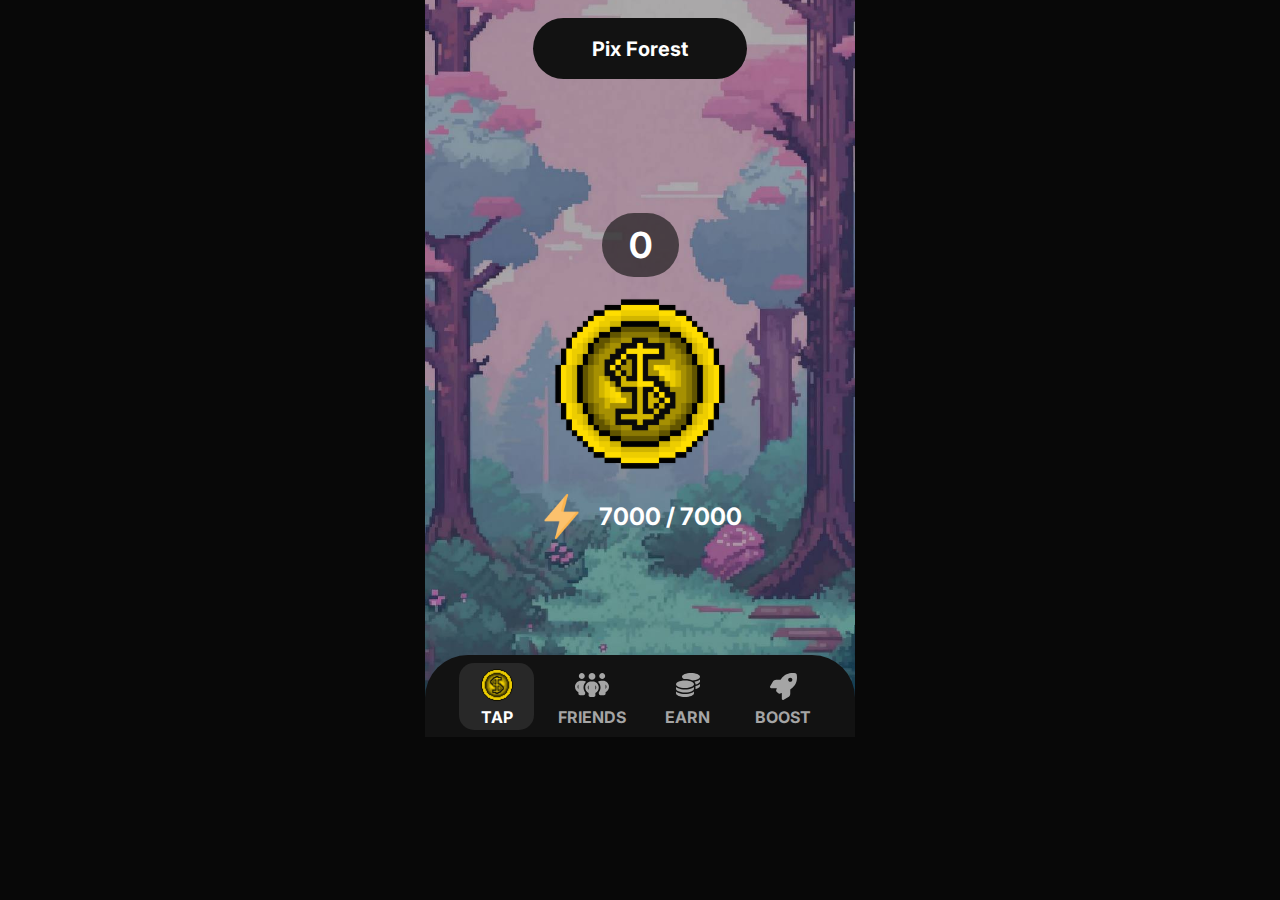
<file: index.html>
<!DOCTYPE html>
<html lang="en">
<head>
    <meta charset="UTF-8">
    <link rel="stylesheet" href="css/style.css">
    <link rel="stylesheet" href="https://cdnjs.cloudflare.com/ajax/libs/animate.css/4.1.1/animate.min.css"/>
    <meta name="viewport" content="width=device-width, initial-scale=1.0">
    <title>Document</title>
</head>
<body>
    
    <div class="combat_container">
        <div class="combat_img">
            <div class="combat_avatar_box">
                <button id="text">
                    Pix Forest
                </button>
            </div>


            <div class="animate__animated animate__bounceIn">
                <div class="combat_tap_container">
                    <div class="combat_number">
                        <button class="combat_tap_button">0</button>
                    </div>
                    <div class="combat_tap">
                        <img src="img/tap.svg" alt="Image" id="combatImage">
                    </div>
                    <div class="combat_energy">
                        <img src="img/energy.svg" alt="Energy">
                        <p id="energy_value">7000 / 7000</p>
                    </div>
                </div>
            </div>


            <div class="combat_menu_container">
                <div class="combat_menu_box">
                    <div class="combat_menu_col">
                        <img src="img/tap.svg" width="34" height="34" alt="">
                        <p style="color: #fff;">TAP</p>
                    </div>
                    <div class="combat_menu">
                        <a href="friend.html">
                            <svg width="34" height="24" viewBox="0 0 34 24" fill="none" xmlns="http://www.w3.org/2000/svg">
                                <path d="M3.825 3C3.825 2.20435 4.13844 1.44129 4.69636 0.87868C5.25428 0.31607 6.01098 0 6.8 0C7.58902 0 8.34572 0.31607 8.90364 0.87868C9.46156 1.44129 9.775 2.20435 9.775 3C9.775 3.79565 9.46156 4.55871 8.90364 5.12132C8.34572 5.68393 7.58902 6 6.8 6C6.01098 6 5.25428 5.68393 4.69636 5.12132C4.13844 4.55871 3.825 3.79565 3.825 3ZM3.4 11.4482C2.86875 12.0482 2.55 12.8464 2.55 13.7143C2.55 14.5821 2.86875 15.3804 3.4 15.9804V11.4482ZM11.0712 8.80714C9.49344 10.2161 8.5 12.2786 8.5 14.5714C8.5 16.4089 9.1375 18.0964 10.2 19.4196V20.5714C10.2 21.5196 9.44031 22.2857 8.5 22.2857H5.1C4.15969 22.2857 3.4 21.5196 3.4 20.5714V19.1357C1.39188 18.1714 0 16.1089 0 13.7143C0 10.3982 2.66156 7.71429 5.95 7.71429H7.65C8.925 7.71429 10.1044 8.11607 11.0712 8.80179V8.80714ZM23.8 20.5714V19.4196C24.8625 18.0964 25.5 16.4089 25.5 14.5714C25.5 12.2786 24.5066 10.2161 22.9288 8.80179C23.8956 8.11607 25.075 7.71429 26.35 7.71429H28.05C31.3384 7.71429 34 10.3982 34 13.7143C34 16.1089 32.6081 18.1714 30.6 19.1357V20.5714C30.6 21.5196 29.8403 22.2857 28.9 22.2857H25.5C24.5597 22.2857 23.8 21.5196 23.8 20.5714ZM24.225 3C24.225 2.20435 24.5384 1.44129 25.0964 0.87868C25.6543 0.31607 26.411 0 27.2 0C27.989 0 28.7457 0.31607 29.3036 0.87868C29.8616 1.44129 30.175 2.20435 30.175 3C30.175 3.79565 29.8616 4.55871 29.3036 5.12132C28.7457 5.68393 27.989 6 27.2 6C26.411 6 25.6543 5.68393 25.0964 5.12132C24.5384 4.55871 24.225 3.79565 24.225 3ZM30.6 11.4482V15.9857C31.1313 15.3804 31.45 14.5875 31.45 13.7196C31.45 12.8518 31.1313 12.0536 30.6 11.4536V11.4482ZM17 0C17.9017 0 18.7665 0.361224 19.4042 1.00421C20.0418 1.64719 20.4 2.51926 20.4 3.42857C20.4 4.33789 20.0418 5.20996 19.4042 5.85294C18.7665 6.49592 17.9017 6.85714 17 6.85714C16.0983 6.85714 15.2335 6.49592 14.5958 5.85294C13.9582 5.20996 13.6 4.33789 13.6 3.42857C13.6 2.51926 13.9582 1.64719 14.5958 1.00421C15.2335 0.361224 16.0983 0 17 0ZM12.75 14.5714C12.75 15.4393 13.0688 16.2321 13.6 16.8375V12.3054C13.0688 12.9107 12.75 13.7036 12.75 14.5714ZM20.4 12.3054V16.8429C20.9313 16.2375 21.25 15.4446 21.25 14.5768C21.25 13.7089 20.9313 12.9107 20.4 12.3107V12.3054ZM23.8 14.5714C23.8 16.9661 22.4081 19.0286 20.4 19.9929V22.2857C20.4 23.2339 19.6403 24 18.7 24H15.3C14.3597 24 13.6 23.2339 13.6 22.2857V19.9929C11.5919 19.0286 10.2 16.9661 10.2 14.5714C10.2 11.2554 12.8616 8.57143 16.15 8.57143H17.85C21.1384 8.57143 23.8 11.2554 23.8 14.5714Z" fill="#A5A5A5"/>
                            </svg>                           
                            <p style="margin-top: 6px;">FRIENDS</p>
                        </a>    
                    </div>
                    <div class="combat_menu">
                        <a href="earn.html">
                            <svg width="24" height="24" viewBox="0 0 24 24" fill="none" xmlns="http://www.w3.org/2000/svg">
                                <path d="M24 3.75C24 4.59375 23.3297 5.37188 22.2 6C20.8359 6.75469 18.8016 7.28906 16.4672 7.44844C16.2937 7.36406 16.1203 7.28437 15.9375 7.21406C14.0906 6.44062 11.6344 6 9 6C8.61094 6 8.23125 6.00938 7.85156 6.02813L7.8 6C6.67031 5.37188 6 4.59375 6 3.75C6 1.67812 10.0312 0 15 0C19.9688 0 24 1.67812 24 3.75ZM7.53281 7.55156C8.01094 7.51875 8.50312 7.5 9 7.5C11.9156 7.5 14.5031 8.07656 16.1484 8.97187C17.3109 9.60469 18 10.3922 18 11.25C18 11.4375 17.9672 11.6203 17.9016 11.7984C17.6859 12.4172 17.1047 12.9844 16.2609 13.4625C16.2562 13.4672 16.2469 13.4672 16.2422 13.4719C16.2281 13.4812 16.2141 13.4859 16.2 13.4953C14.5594 14.4047 11.9437 14.9953 9 14.9953C6.20625 14.9953 3.70781 14.4656 2.05312 13.6312C1.96406 13.5891 1.87969 13.5422 1.79531 13.4953C0.670312 12.8719 0 12.0938 0 11.25C0 9.61875 2.50313 8.22656 6 7.71563C6.49219 7.64531 7.00312 7.58906 7.53281 7.55156ZM19.5 11.25C19.5 10.2234 19.0031 9.37969 18.3703 8.74688C19.6969 8.54063 20.9109 8.2125 21.9422 7.78594C22.7063 7.46719 23.4188 7.07344 24 6.59063V8.25C24 9.15469 23.2266 9.98906 21.9469 10.6359C21.2625 10.9828 20.4281 11.2781 19.4906 11.5031C19.4953 11.4187 19.5 11.3391 19.5 11.2547V11.25ZM18 15.75C18 16.5938 17.3297 17.3719 16.2 18C16.1156 18.0469 16.0313 18.0891 15.9422 18.1359C14.2922 18.9703 11.7937 19.5 9 19.5C6.05625 19.5 3.44063 18.9094 1.8 18C0.670313 17.3719 0 16.5938 0 15.75V14.0906C0.585938 14.5734 1.29375 14.9672 2.05781 15.2859C3.90938 16.0594 6.36562 16.5 9 16.5C11.6344 16.5 14.0906 16.0594 15.9422 15.2859C16.3078 15.1359 16.6594 14.9625 16.9922 14.775C17.2781 14.6156 17.5453 14.4375 17.7984 14.25C17.8688 14.1984 17.9344 14.1422 18 14.0906V14.25V14.5172V15.75ZM19.5 15.75V14.25V13.0359C20.3906 12.8391 21.2109 12.5906 21.9422 12.2859C22.7063 11.9672 23.4188 11.5734 24 11.0906V12.75C24 13.2422 23.7656 13.7344 23.3016 14.1984C22.5375 14.9625 21.1922 15.5906 19.4906 15.9984C19.4953 15.9187 19.5 15.8344 19.5 15.75ZM9 21C11.6344 21 14.0906 20.5594 15.9422 19.7859C16.7063 19.4672 17.4188 19.0734 18 18.5906V20.25C18 22.3219 13.9688 24 9 24C4.03125 24 0 22.3219 0 20.25V18.5906C0.585938 19.0734 1.29375 19.4672 2.05781 19.7859C3.90938 20.5594 6.36562 21 9 21Z" fill="#A5A5A5"/>
                            </svg>                            
                            <p style="margin-top: 6px;">EARN</p>
                        </a>
                    </div>
                    <div class="combat_menu">
                        <a href="boost.html">
                            <svg width="27" height="27" viewBox="0 0 27 27" fill="none" xmlns="http://www.w3.org/2000/svg">
                                <path d="M8.26112 20.2946L6.63171 18.6653C6.18349 18.217 6.0253 17.5685 6.22568 16.9673C6.38387 16.498 6.5948 15.8864 6.84791 15.1851H1.26891C0.815414 15.1851 0.393561 14.9425 0.166815 14.547C-0.0599311 14.1515 -0.0546579 13.6664 0.177361 13.2762L2.94577 8.60958C3.63128 7.45478 4.87048 6.7482 6.20986 6.7482H10.5497C10.6762 6.53728 10.8028 6.34217 10.9293 6.15234C15.2481 -0.217483 21.6813 -0.428404 25.5202 0.278183C26.1319 0.388917 26.6065 0.868763 26.7225 1.48043C27.4291 5.32448 27.2129 11.7523 20.8482 16.0709C20.6636 16.1975 20.4632 16.324 20.2523 16.4506V20.7903C20.2523 22.1296 19.5457 23.3741 18.3909 24.0543L13.7241 26.8226C13.3339 27.0547 12.8488 27.0599 12.4533 26.8332C12.0578 26.6064 11.8152 26.1899 11.8152 25.7311V20.0784C11.0717 20.3368 10.4231 20.5477 9.93271 20.7059C9.34212 20.8958 8.69879 20.7323 8.25585 20.2946H8.26112ZM20.2523 8.85741C20.8117 8.85741 21.3482 8.63519 21.7438 8.23964C22.1393 7.84408 22.3616 7.3076 22.3616 6.7482C22.3616 6.1888 22.1393 5.65231 21.7438 5.25676C21.3482 4.8612 20.8117 4.63898 20.2523 4.63898C19.6929 4.63898 19.1564 4.8612 18.7608 5.25676C18.3653 5.65231 18.143 6.1888 18.143 6.7482C18.143 7.3076 18.3653 7.84408 18.7608 8.23964C19.1564 8.63519 19.6929 8.85741 20.2523 8.85741Z" fill="#A5A5A5"/>
                            </svg>                            
                            <p style="margin-top: 3px;">BOOST</p>
                        </a>
                    </div>
                </div>
            </div>

        </div>
    </div>

    <script src="js/wow.min.js"></script>
    <script>
        new WOW().init();
    </script>
    <script src="js/script.js"></script>
</body>
</html>
</file>
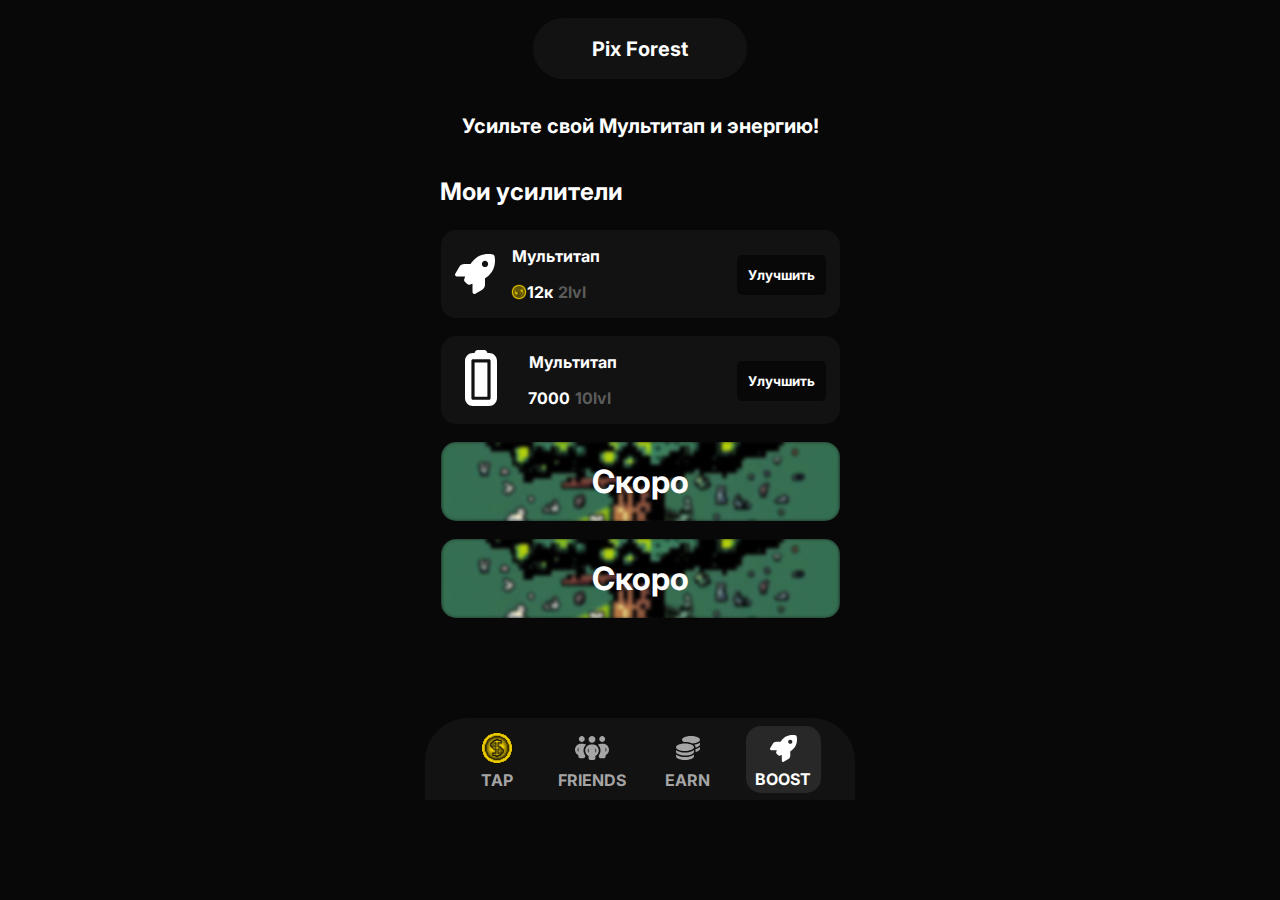
<file: boost.html>
<!DOCTYPE html>
<html lang="en">
<head>
    <meta charset="UTF-8">
    <link rel="stylesheet" href="css/style.css">
    <link rel="stylesheet" href="https://cdnjs.cloudflare.com/ajax/libs/animate.css/4.1.1/animate.min.css"/>
    <meta name="viewport" content="width=device-width, initial-scale=1.0">
    <title>Document</title>
</head>
<body>
    
    <div class="combat_container">
        <div class="combat_friend_img">
            <div class="combat_avatar_box">
                <button id="text">
                    Pix Forest
                </button>
            </div>

            <p class="combat_friend_title wow animate__animated animate__bounceIn">
                Усильте свой Мультитап и энергию!
            </p>

            <p class="combat_earn_title ">
                Мои усилители
            </p>

            <div class="combat_boost_container">
                <div class="combat_boost_box">
                    <div class="combat_boost_flex">
                        <svg  width="40"  viewBox="0 0 27 27" fill="none" xmlns="http://www.w3.org/2000/svg">
                            <path fill="#fff" d="M8.26112 20.2946L6.63171 18.6653C6.18349 18.217 6.0253 17.5685 6.22568 16.9673C6.38387 16.498 6.5948 15.8864 6.84791 15.1851H1.26891C0.815414 15.1851 0.393561 14.9425 0.166815 14.547C-0.0599311 14.1515 -0.0546579 13.6664 0.177361 13.2762L2.94577 8.60958C3.63128 7.45478 4.87048 6.7482 6.20986 6.7482H10.5497C10.6762 6.53728 10.8028 6.34217 10.9293 6.15234C15.2481 -0.217483 21.6813 -0.428404 25.5202 0.278183C26.1319 0.388917 26.6065 0.868763 26.7225 1.48043C27.4291 5.32448 27.2129 11.7523 20.8482 16.0709C20.6636 16.1975 20.4632 16.324 20.2523 16.4506V20.7903C20.2523 22.1296 19.5457 23.3741 18.3909 24.0543L13.7241 26.8226C13.3339 27.0547 12.8488 27.0599 12.4533 26.8332C12.0578 26.6064 11.8152 26.1899 11.8152 25.7311V20.0784C11.0717 20.3368 10.4231 20.5477 9.93271 20.7059C9.34212 20.8958 8.69879 20.7323 8.25585 20.2946H8.26112ZM20.2523 8.85741C20.8117 8.85741 21.3482 8.63519 21.7438 8.23964C22.1393 7.84408 22.3616 7.3076 22.3616 6.7482C22.3616 6.1888 22.1393 5.65231 21.7438 5.25676C21.3482 4.8612 20.8117 4.63898 20.2523 4.63898C19.6929 4.63898 19.1564 4.8612 18.7608 5.25676C18.3653 5.65231 18.143 6.1888 18.143 6.7482C18.143 7.3076 18.3653 7.84408 18.7608 8.23964C19.1564 8.63519 19.6929 8.85741 20.2523 8.85741Z" fill="#A5A5A5"/>
                        </svg> 
                        <div class="combat_boost_block">
                            <p class="combat_boost_p">Мультитап</p> 
                            <p class="combat_boost_t">
                                <img width="16" src="img/tap.svg" alt="">
                                12к <span> 2lvl </span>
                            </p>
                        </div>                           
                    </div>
                    <div class="combat_boost_flex">
                        <button class="combat_boost_button">
                            Улучшить
                        </button>                       
                    </div>
                </div>
            </div>
            

            <div class="combat_boost_container">
                <div class="combat_boost_box">
                    <div class="combat_boost_flex">
                        <svg style="margin-left: 10px;" width="32" height="56" viewBox="0 0 32 56" fill="none" xmlns="http://www.w3.org/2000/svg">
                            <path d="M6.4 10.8889C6.4 10.0333 7.12 9.33333 8 9.33333L24 9.33333C24.88 9.33333 25.6 10.0333 25.6 10.8889L25.6 48.2222C25.6 49.0778 24.88 49.7778 24 49.7778L8 49.7778C7.12 49.7778 6.4 49.0778 6.4 48.2222L6.4 10.8889ZM0 48.2222C0 52.5194 3.58 56 8 56L24 56C28.42 56 32 52.5194 32 48.2222L32 10.8889C32 6.59167 28.42 3.11111 24 3.11111H22.4C22.4 1.39028 20.97 0 19.2 0L12.8 0C11.03 0 9.6 1.39028 9.6 3.11111H8C3.58 3.11111 0 6.59167 0 10.8889L0 48.2222ZM9.6 12.4444L9.6 46.6667L22.4 46.6667L22.4 12.4444L9.6 12.4444Z" fill="white"/>
                        </svg>                            
                        <div style="margin-left: 15px;" class="combat_boost_block">
                            <p class="combat_boost_p">Мультитап</p> 
                            <p class="combat_boost_t">
                                7000 <span> 10lvl </span>
                            </p>
                        </div>                           
                    </div>
                    <div class="combat_boost_flex">
                        <button class="combat_boost_button">
                            Улучшить
                        </button>                       
                    </div>
                </div>
            </div>

            <div class="earn_container">
                <div class="earn_box earn_img wow animate__animated animate__bounceInUp">
                    <h1>Скоро</h1>
                </div>
            </div>

            <div class="earn_container">
                <div class="earn_box earn_img wow animate__animated animate__bounceInUp">
                    <h1>Скоро</h1>
                </div>
            </div>

            <div class="combat_menu_container">
                <div class="combat_menu_box">
                    <div class="combat_menu">
                        <a href="index.html">
                            <img style="margin-top: 5px;" src="img/tap.svg" width="34" height="34" alt="">
                            <p style="margin-top: 1px;">TAP</p>
                        </a>
                    </div>
                    <div class="combat_menu">
                        <a href="friend.html">
                            <svg style="margin-top: 10px;" width="34" height="24" viewBox="0 0 34 24" fill="none" xmlns="http://www.w3.org/2000/svg">
                                <path d="M3.825 3C3.825 2.20435 4.13844 1.44129 4.69636 0.87868C5.25428 0.31607 6.01098 0 6.8 0C7.58902 0 8.34572 0.31607 8.90364 0.87868C9.46156 1.44129 9.775 2.20435 9.775 3C9.775 3.79565 9.46156 4.55871 8.90364 5.12132C8.34572 5.68393 7.58902 6 6.8 6C6.01098 6 5.25428 5.68393 4.69636 5.12132C4.13844 4.55871 3.825 3.79565 3.825 3ZM3.4 11.4482C2.86875 12.0482 2.55 12.8464 2.55 13.7143C2.55 14.5821 2.86875 15.3804 3.4 15.9804V11.4482ZM11.0712 8.80714C9.49344 10.2161 8.5 12.2786 8.5 14.5714C8.5 16.4089 9.1375 18.0964 10.2 19.4196V20.5714C10.2 21.5196 9.44031 22.2857 8.5 22.2857H5.1C4.15969 22.2857 3.4 21.5196 3.4 20.5714V19.1357C1.39188 18.1714 0 16.1089 0 13.7143C0 10.3982 2.66156 7.71429 5.95 7.71429H7.65C8.925 7.71429 10.1044 8.11607 11.0712 8.80179V8.80714ZM23.8 20.5714V19.4196C24.8625 18.0964 25.5 16.4089 25.5 14.5714C25.5 12.2786 24.5066 10.2161 22.9288 8.80179C23.8956 8.11607 25.075 7.71429 26.35 7.71429H28.05C31.3384 7.71429 34 10.3982 34 13.7143C34 16.1089 32.6081 18.1714 30.6 19.1357V20.5714C30.6 21.5196 29.8403 22.2857 28.9 22.2857H25.5C24.5597 22.2857 23.8 21.5196 23.8 20.5714ZM24.225 3C24.225 2.20435 24.5384 1.44129 25.0964 0.87868C25.6543 0.31607 26.411 0 27.2 0C27.989 0 28.7457 0.31607 29.3036 0.87868C29.8616 1.44129 30.175 2.20435 30.175 3C30.175 3.79565 29.8616 4.55871 29.3036 5.12132C28.7457 5.68393 27.989 6 27.2 6C26.411 6 25.6543 5.68393 25.0964 5.12132C24.5384 4.55871 24.225 3.79565 24.225 3ZM30.6 11.4482V15.9857C31.1313 15.3804 31.45 14.5875 31.45 13.7196C31.45 12.8518 31.1313 12.0536 30.6 11.4536V11.4482ZM17 0C17.9017 0 18.7665 0.361224 19.4042 1.00421C20.0418 1.64719 20.4 2.51926 20.4 3.42857C20.4 4.33789 20.0418 5.20996 19.4042 5.85294C18.7665 6.49592 17.9017 6.85714 17 6.85714C16.0983 6.85714 15.2335 6.49592 14.5958 5.85294C13.9582 5.20996 13.6 4.33789 13.6 3.42857C13.6 2.51926 13.9582 1.64719 14.5958 1.00421C15.2335 0.361224 16.0983 0 17 0ZM12.75 14.5714C12.75 15.4393 13.0688 16.2321 13.6 16.8375V12.3054C13.0688 12.9107 12.75 13.7036 12.75 14.5714ZM20.4 12.3054V16.8429C20.9313 16.2375 21.25 15.4446 21.25 14.5768C21.25 13.7089 20.9313 12.9107 20.4 12.3107V12.3054ZM23.8 14.5714C23.8 16.9661 22.4081 19.0286 20.4 19.9929V22.2857C20.4 23.2339 19.6403 24 18.7 24H15.3C14.3597 24 13.6 23.2339 13.6 22.2857V19.9929C11.5919 19.0286 10.2 16.9661 10.2 14.5714C10.2 11.2554 12.8616 8.57143 16.15 8.57143H17.85C21.1384 8.57143 23.8 11.2554 23.8 14.5714Z" fill="#A5A5A5"/>
                            </svg>                            
                            <p style="margin-top: 6px;">FRIENDS</p>
                        </a>
                    </div>
                    <div class="combat_menu">
                        <a href="earn.html">
                            <svg style="margin-top: 10px;" width="24" height="24" viewBox="0 0 24 24" fill="none" xmlns="http://www.w3.org/2000/svg">
                                <path  d="M24 3.75C24 4.59375 23.3297 5.37188 22.2 6C20.8359 6.75469 18.8016 7.28906 16.4672 7.44844C16.2937 7.36406 16.1203 7.28437 15.9375 7.21406C14.0906 6.44062 11.6344 6 9 6C8.61094 6 8.23125 6.00938 7.85156 6.02813L7.8 6C6.67031 5.37188 6 4.59375 6 3.75C6 1.67812 10.0312 0 15 0C19.9688 0 24 1.67812 24 3.75ZM7.53281 7.55156C8.01094 7.51875 8.50312 7.5 9 7.5C11.9156 7.5 14.5031 8.07656 16.1484 8.97187C17.3109 9.60469 18 10.3922 18 11.25C18 11.4375 17.9672 11.6203 17.9016 11.7984C17.6859 12.4172 17.1047 12.9844 16.2609 13.4625C16.2562 13.4672 16.2469 13.4672 16.2422 13.4719C16.2281 13.4812 16.2141 13.4859 16.2 13.4953C14.5594 14.4047 11.9437 14.9953 9 14.9953C6.20625 14.9953 3.70781 14.4656 2.05312 13.6312C1.96406 13.5891 1.87969 13.5422 1.79531 13.4953C0.670312 12.8719 0 12.0938 0 11.25C0 9.61875 2.50313 8.22656 6 7.71563C6.49219 7.64531 7.00312 7.58906 7.53281 7.55156ZM19.5 11.25C19.5 10.2234 19.0031 9.37969 18.3703 8.74688C19.6969 8.54063 20.9109 8.2125 21.9422 7.78594C22.7063 7.46719 23.4188 7.07344 24 6.59063V8.25C24 9.15469 23.2266 9.98906 21.9469 10.6359C21.2625 10.9828 20.4281 11.2781 19.4906 11.5031C19.4953 11.4187 19.5 11.3391 19.5 11.2547V11.25ZM18 15.75C18 16.5938 17.3297 17.3719 16.2 18C16.1156 18.0469 16.0313 18.0891 15.9422 18.1359C14.2922 18.9703 11.7937 19.5 9 19.5C6.05625 19.5 3.44063 18.9094 1.8 18C0.670313 17.3719 0 16.5938 0 15.75V14.0906C0.585938 14.5734 1.29375 14.9672 2.05781 15.2859C3.90938 16.0594 6.36562 16.5 9 16.5C11.6344 16.5 14.0906 16.0594 15.9422 15.2859C16.3078 15.1359 16.6594 14.9625 16.9922 14.775C17.2781 14.6156 17.5453 14.4375 17.7984 14.25C17.8688 14.1984 17.9344 14.1422 18 14.0906V14.25V14.5172V15.75ZM19.5 15.75V14.25V13.0359C20.3906 12.8391 21.2109 12.5906 21.9422 12.2859C22.7063 11.9672 23.4188 11.5734 24 11.0906V12.75C24 13.2422 23.7656 13.7344 23.3016 14.1984C22.5375 14.9625 21.1922 15.5906 19.4906 15.9984C19.4953 15.9187 19.5 15.8344 19.5 15.75ZM9 21C11.6344 21 14.0906 20.5594 15.9422 19.7859C16.7063 19.4672 17.4188 19.0734 18 18.5906V20.25C18 22.3219 13.9688 24 9 24C4.03125 24 0 22.3219 0 20.25V18.5906C0.585938 19.0734 1.29375 19.4672 2.05781 19.7859C3.90938 20.5594 6.36562 21 9 21Z" fill="#A5A5A5"/>
                            </svg>                            
                            <p style="margin-top: 6px;">EARN</p>
                        </a>
                    </div>
                    <div class="combat_menu_col">
                        <a href="boost.html">
                            <svg style="margin-top: 9px;" width="27" height="27" viewBox="0 0 27 27" fill="none" xmlns="http://www.w3.org/2000/svg">
                                <path fill="#fff" d="M8.26112 20.2946L6.63171 18.6653C6.18349 18.217 6.0253 17.5685 6.22568 16.9673C6.38387 16.498 6.5948 15.8864 6.84791 15.1851H1.26891C0.815414 15.1851 0.393561 14.9425 0.166815 14.547C-0.0599311 14.1515 -0.0546579 13.6664 0.177361 13.2762L2.94577 8.60958C3.63128 7.45478 4.87048 6.7482 6.20986 6.7482H10.5497C10.6762 6.53728 10.8028 6.34217 10.9293 6.15234C15.2481 -0.217483 21.6813 -0.428404 25.5202 0.278183C26.1319 0.388917 26.6065 0.868763 26.7225 1.48043C27.4291 5.32448 27.2129 11.7523 20.8482 16.0709C20.6636 16.1975 20.4632 16.324 20.2523 16.4506V20.7903C20.2523 22.1296 19.5457 23.3741 18.3909 24.0543L13.7241 26.8226C13.3339 27.0547 12.8488 27.0599 12.4533 26.8332C12.0578 26.6064 11.8152 26.1899 11.8152 25.7311V20.0784C11.0717 20.3368 10.4231 20.5477 9.93271 20.7059C9.34212 20.8958 8.69879 20.7323 8.25585 20.2946H8.26112ZM20.2523 8.85741C20.8117 8.85741 21.3482 8.63519 21.7438 8.23964C22.1393 7.84408 22.3616 7.3076 22.3616 6.7482C22.3616 6.1888 22.1393 5.65231 21.7438 5.25676C21.3482 4.8612 20.8117 4.63898 20.2523 4.63898C19.6929 4.63898 19.1564 4.8612 18.7608 5.25676C18.3653 5.65231 18.143 6.1888 18.143 6.7482C18.143 7.3076 18.3653 7.84408 18.7608 8.23964C19.1564 8.63519 19.6929 8.85741 20.2523 8.85741Z" fill="#A5A5A5"/>
                            </svg>                            
                            <p style="margin-top: 3px;  color: #fff;">BOOST</p>
                        </a>
                    </div>
                </div>
            </div>

        </div>
    </div>


    <script src="js/wow.min.js"></script>
    <script>
        new WOW().init();
    </script>
    <script src="js/script.js"></script>
</body>
</html>
</file>
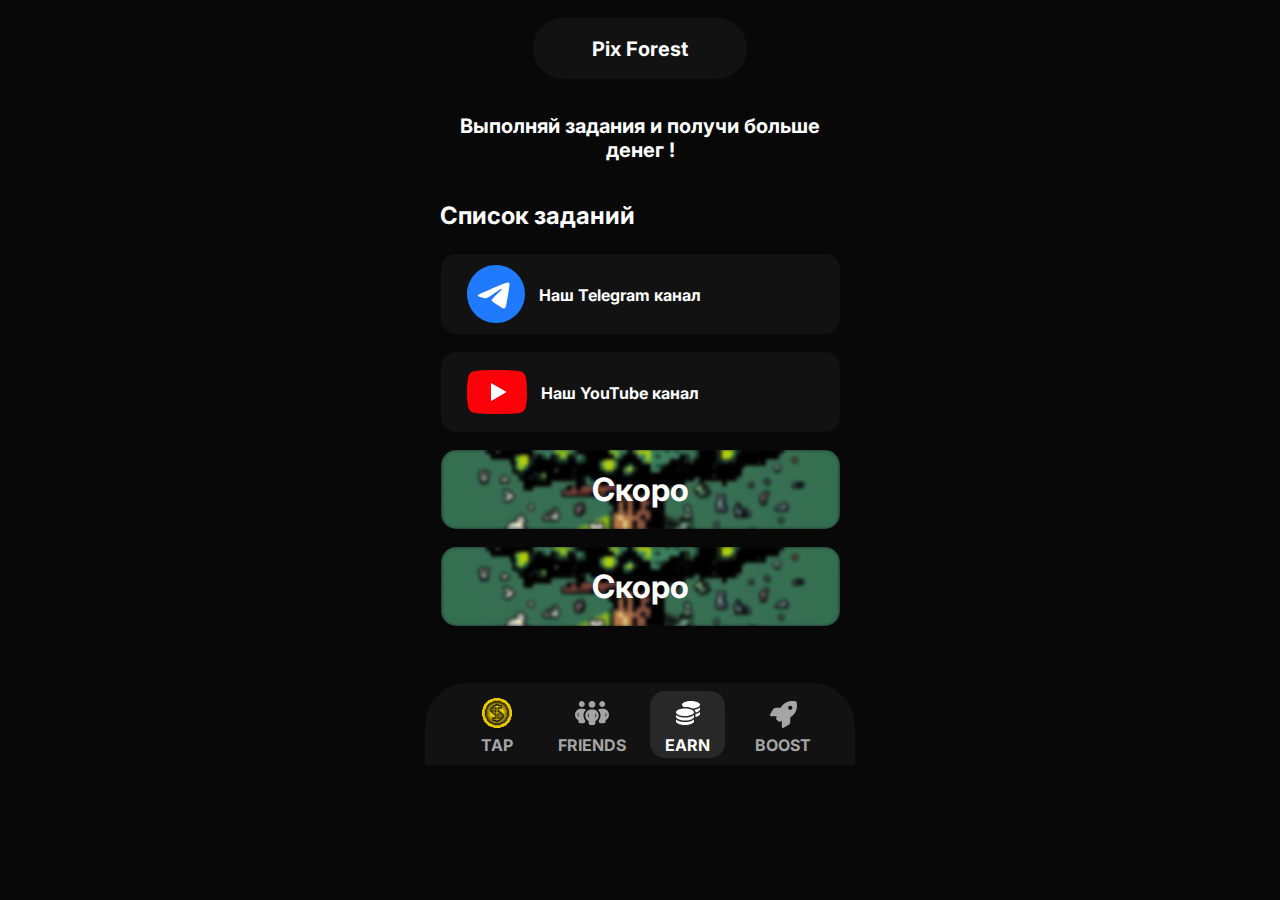
<file: earn.html>
<!DOCTYPE html>
<html lang="en">
<head>
    <meta charset="UTF-8">
    <link rel="stylesheet" href="css/style.css">
    <link rel="stylesheet" href="https://cdnjs.cloudflare.com/ajax/libs/animate.css/4.1.1/animate.min.css"/>
    <meta name="viewport" content="width=device-width, initial-scale=1.0">
    <title>Document</title>
</head>
<body>
    
    <div class="combat_container">
        <div class="combat_friend_img">
            <div class="combat_avatar_box">
                <button id="text">
                    Pix Forest
                </button>
            </div>

            <p class="combat_friend_title wow animate__animated animate__bounceIn">
                Выполняй задания и получи больше денег !
            </p>

            <p class="combat_earn_title ">
                Список заданий
            </p>
            
            <div class="earn_container">
                <div class="earn_box wow animate__animated animate__bounceInUp">
                    <svg width="58" height="58" viewBox="0 0 58 58" fill="none" xmlns="http://www.w3.org/2000/svg">
                        <rect x="11" y="17" width="36" height="28" fill="white"/><path d="M29 0C12.9798 0 0 12.9798 0 29C0 45.0202 12.9798 58 29 58C45.0202 58 58 45.0202 58 29C58 12.9798 45.0202 0 29 0ZM42.4476 19.727C42.0149 24.3109 40.1206 35.4431 39.1617 40.5766C38.7524 42.7516 37.9573 43.4766 37.1855 43.5468C35.5016 43.6988 34.227 42.4359 32.5899 41.3601C30.0407 39.6879 28.5907 38.6472 26.1234 37.0101C23.2585 35.1274 25.1177 34.0867 26.7431 32.3911C27.1758 31.9468 34.5895 25.1996 34.7298 24.5915C34.7532 24.5097 34.7649 24.229 34.5895 24.077C34.4141 23.925 34.1685 23.9835 33.9931 24.0185C33.7359 24.0731 29.6587 26.7665 21.7617 32.0988C20.6079 32.894 19.5594 33.2798 18.6161 33.2565C17.5754 33.2331 15.5875 32.6718 14.1024 32.1923C12.2899 31.6077 10.8399 31.2919 10.9685 30.2863C11.0309 29.764 11.752 29.23 13.1319 28.6843C21.5824 25.0047 27.2187 22.5763 30.0407 21.3992C38.0976 18.0548 39.7698 17.4702 40.8573 17.4468C41.1028 17.4468 41.629 17.5052 41.9798 17.7859C42.2088 17.9872 42.3547 18.2664 42.3891 18.5694C42.4523 18.9518 42.472 19.3402 42.4476 19.727Z" fill="#1F7AFE"/>
                    </svg>     
                    <p>Наш Telegram канал</p>                   
                </div>
            </div>
            
            <div class="earn_container">
                <div class="earn_box wow animate__animated animate__bounceInUp">
                    <svg style="margin-top: 18px;" width="60" height="44" viewBox="0 0 60 44" fill="none" xmlns="http://www.w3.org/2000/svg">
                        <path d="M23.5 12.5L39.7996 21.3907L40.2996 32.3907L23.5 31.5V12.5Z" fill="white"/><path d="M58.7477 6.88646C58.0557 4.17083 56.0234 2.03958 53.442 1.31771C48.7624 0 30 0 30 0C30 0 11.2376 0 6.55804 1.31771C3.97657 2.03958 1.94434 4.17083 1.25229 6.88646C0 11.8021 0 22.0458 0 22.0458C0 22.0458 0 32.2896 1.25229 37.2052C1.94434 39.9208 3.97657 41.9604 6.55804 42.6823C11.2376 44 30 44 30 44C30 44 48.7624 44 53.442 42.6823C56.0234 41.9604 58.0557 39.9094 58.7477 37.2052C60 32.2896 60 22.0458 60 22.0458C60 22.0458 60 11.8021 58.7477 6.88646ZM23.8704 31.35V12.7417L39.546 22.0458L23.8704 31.35Z" fill="#FE000A"/>
                    </svg>                            
                    <p>Наш YouTube канал</p>                   
                </div>
            </div>


            <div class="earn_container">
                <div class="earn_box earn_img wow animate__animated animate__bounceInUp">
                    <h1>Скоро</h1>
                </div>
            </div>

            <div class="earn_container">
                <div class="earn_box earn_img wow animate__animated animate__bounceInUp">
                    <h1>Скоро</h1>
                </div>
            </div>

            <div style="margin-top: 57px;" class="combat_menu_container">
                <div class="combat_menu_box">
                    <div class="combat_menu">
                        <a href="index.html">
                            <img style="margin-top: 5px;" src="img/tap.svg" width="34" height="34" alt="">
                            <p style="margin-top: 1px;">TAP</p>
                        </a>
                    </div>
                    <div class="combat_menu">
                        <a href="friend.html">
                            <svg style="margin-top: 10px;" width="34" height="24" viewBox="0 0 34 24" fill="none" xmlns="http://www.w3.org/2000/svg">
                                <path d="M3.825 3C3.825 2.20435 4.13844 1.44129 4.69636 0.87868C5.25428 0.31607 6.01098 0 6.8 0C7.58902 0 8.34572 0.31607 8.90364 0.87868C9.46156 1.44129 9.775 2.20435 9.775 3C9.775 3.79565 9.46156 4.55871 8.90364 5.12132C8.34572 5.68393 7.58902 6 6.8 6C6.01098 6 5.25428 5.68393 4.69636 5.12132C4.13844 4.55871 3.825 3.79565 3.825 3ZM3.4 11.4482C2.86875 12.0482 2.55 12.8464 2.55 13.7143C2.55 14.5821 2.86875 15.3804 3.4 15.9804V11.4482ZM11.0712 8.80714C9.49344 10.2161 8.5 12.2786 8.5 14.5714C8.5 16.4089 9.1375 18.0964 10.2 19.4196V20.5714C10.2 21.5196 9.44031 22.2857 8.5 22.2857H5.1C4.15969 22.2857 3.4 21.5196 3.4 20.5714V19.1357C1.39188 18.1714 0 16.1089 0 13.7143C0 10.3982 2.66156 7.71429 5.95 7.71429H7.65C8.925 7.71429 10.1044 8.11607 11.0712 8.80179V8.80714ZM23.8 20.5714V19.4196C24.8625 18.0964 25.5 16.4089 25.5 14.5714C25.5 12.2786 24.5066 10.2161 22.9288 8.80179C23.8956 8.11607 25.075 7.71429 26.35 7.71429H28.05C31.3384 7.71429 34 10.3982 34 13.7143C34 16.1089 32.6081 18.1714 30.6 19.1357V20.5714C30.6 21.5196 29.8403 22.2857 28.9 22.2857H25.5C24.5597 22.2857 23.8 21.5196 23.8 20.5714ZM24.225 3C24.225 2.20435 24.5384 1.44129 25.0964 0.87868C25.6543 0.31607 26.411 0 27.2 0C27.989 0 28.7457 0.31607 29.3036 0.87868C29.8616 1.44129 30.175 2.20435 30.175 3C30.175 3.79565 29.8616 4.55871 29.3036 5.12132C28.7457 5.68393 27.989 6 27.2 6C26.411 6 25.6543 5.68393 25.0964 5.12132C24.5384 4.55871 24.225 3.79565 24.225 3ZM30.6 11.4482V15.9857C31.1313 15.3804 31.45 14.5875 31.45 13.7196C31.45 12.8518 31.1313 12.0536 30.6 11.4536V11.4482ZM17 0C17.9017 0 18.7665 0.361224 19.4042 1.00421C20.0418 1.64719 20.4 2.51926 20.4 3.42857C20.4 4.33789 20.0418 5.20996 19.4042 5.85294C18.7665 6.49592 17.9017 6.85714 17 6.85714C16.0983 6.85714 15.2335 6.49592 14.5958 5.85294C13.9582 5.20996 13.6 4.33789 13.6 3.42857C13.6 2.51926 13.9582 1.64719 14.5958 1.00421C15.2335 0.361224 16.0983 0 17 0ZM12.75 14.5714C12.75 15.4393 13.0688 16.2321 13.6 16.8375V12.3054C13.0688 12.9107 12.75 13.7036 12.75 14.5714ZM20.4 12.3054V16.8429C20.9313 16.2375 21.25 15.4446 21.25 14.5768C21.25 13.7089 20.9313 12.9107 20.4 12.3107V12.3054ZM23.8 14.5714C23.8 16.9661 22.4081 19.0286 20.4 19.9929V22.2857C20.4 23.2339 19.6403 24 18.7 24H15.3C14.3597 24 13.6 23.2339 13.6 22.2857V19.9929C11.5919 19.0286 10.2 16.9661 10.2 14.5714C10.2 11.2554 12.8616 8.57143 16.15 8.57143H17.85C21.1384 8.57143 23.8 11.2554 23.8 14.5714Z" fill="#A5A5A5"/>
                            </svg>                            
                            <p style="margin-top: 6px;">FRIENDS</p>
                        </a>
                    </div>
                    <div class="combat_menu_col">
                        <a href="earn.html">
                            <svg style="margin-top: 10px;" width="24" height="24" viewBox="0 0 24 24" fill="none" xmlns="http://www.w3.org/2000/svg">
                                <path fill="#fff" d="M24 3.75C24 4.59375 23.3297 5.37188 22.2 6C20.8359 6.75469 18.8016 7.28906 16.4672 7.44844C16.2937 7.36406 16.1203 7.28437 15.9375 7.21406C14.0906 6.44062 11.6344 6 9 6C8.61094 6 8.23125 6.00938 7.85156 6.02813L7.8 6C6.67031 5.37188 6 4.59375 6 3.75C6 1.67812 10.0312 0 15 0C19.9688 0 24 1.67812 24 3.75ZM7.53281 7.55156C8.01094 7.51875 8.50312 7.5 9 7.5C11.9156 7.5 14.5031 8.07656 16.1484 8.97187C17.3109 9.60469 18 10.3922 18 11.25C18 11.4375 17.9672 11.6203 17.9016 11.7984C17.6859 12.4172 17.1047 12.9844 16.2609 13.4625C16.2562 13.4672 16.2469 13.4672 16.2422 13.4719C16.2281 13.4812 16.2141 13.4859 16.2 13.4953C14.5594 14.4047 11.9437 14.9953 9 14.9953C6.20625 14.9953 3.70781 14.4656 2.05312 13.6312C1.96406 13.5891 1.87969 13.5422 1.79531 13.4953C0.670312 12.8719 0 12.0938 0 11.25C0 9.61875 2.50313 8.22656 6 7.71563C6.49219 7.64531 7.00312 7.58906 7.53281 7.55156ZM19.5 11.25C19.5 10.2234 19.0031 9.37969 18.3703 8.74688C19.6969 8.54063 20.9109 8.2125 21.9422 7.78594C22.7063 7.46719 23.4188 7.07344 24 6.59063V8.25C24 9.15469 23.2266 9.98906 21.9469 10.6359C21.2625 10.9828 20.4281 11.2781 19.4906 11.5031C19.4953 11.4187 19.5 11.3391 19.5 11.2547V11.25ZM18 15.75C18 16.5938 17.3297 17.3719 16.2 18C16.1156 18.0469 16.0313 18.0891 15.9422 18.1359C14.2922 18.9703 11.7937 19.5 9 19.5C6.05625 19.5 3.44063 18.9094 1.8 18C0.670313 17.3719 0 16.5938 0 15.75V14.0906C0.585938 14.5734 1.29375 14.9672 2.05781 15.2859C3.90938 16.0594 6.36562 16.5 9 16.5C11.6344 16.5 14.0906 16.0594 15.9422 15.2859C16.3078 15.1359 16.6594 14.9625 16.9922 14.775C17.2781 14.6156 17.5453 14.4375 17.7984 14.25C17.8688 14.1984 17.9344 14.1422 18 14.0906V14.25V14.5172V15.75ZM19.5 15.75V14.25V13.0359C20.3906 12.8391 21.2109 12.5906 21.9422 12.2859C22.7063 11.9672 23.4188 11.5734 24 11.0906V12.75C24 13.2422 23.7656 13.7344 23.3016 14.1984C22.5375 14.9625 21.1922 15.5906 19.4906 15.9984C19.4953 15.9187 19.5 15.8344 19.5 15.75ZM9 21C11.6344 21 14.0906 20.5594 15.9422 19.7859C16.7063 19.4672 17.4188 19.0734 18 18.5906V20.25C18 22.3219 13.9688 24 9 24C4.03125 24 0 22.3219 0 20.25V18.5906C0.585938 19.0734 1.29375 19.4672 2.05781 19.7859C3.90938 20.5594 6.36562 21 9 21Z" fill="#A5A5A5"/>
                            </svg>                            
                            <p style="margin-top: 6px; color: #fff;">EARN</p>
                        </a>
                    </div>
                    <div class="combat_menu">
                        <a href="boost.html">
                            <svg width="27" height="27" viewBox="0 0 27 27" fill="none" xmlns="http://www.w3.org/2000/svg">
                                <path d="M8.26112 20.2946L6.63171 18.6653C6.18349 18.217 6.0253 17.5685 6.22568 16.9673C6.38387 16.498 6.5948 15.8864 6.84791 15.1851H1.26891C0.815414 15.1851 0.393561 14.9425 0.166815 14.547C-0.0599311 14.1515 -0.0546579 13.6664 0.177361 13.2762L2.94577 8.60958C3.63128 7.45478 4.87048 6.7482 6.20986 6.7482H10.5497C10.6762 6.53728 10.8028 6.34217 10.9293 6.15234C15.2481 -0.217483 21.6813 -0.428404 25.5202 0.278183C26.1319 0.388917 26.6065 0.868763 26.7225 1.48043C27.4291 5.32448 27.2129 11.7523 20.8482 16.0709C20.6636 16.1975 20.4632 16.324 20.2523 16.4506V20.7903C20.2523 22.1296 19.5457 23.3741 18.3909 24.0543L13.7241 26.8226C13.3339 27.0547 12.8488 27.0599 12.4533 26.8332C12.0578 26.6064 11.8152 26.1899 11.8152 25.7311V20.0784C11.0717 20.3368 10.4231 20.5477 9.93271 20.7059C9.34212 20.8958 8.69879 20.7323 8.25585 20.2946H8.26112ZM20.2523 8.85741C20.8117 8.85741 21.3482 8.63519 21.7438 8.23964C22.1393 7.84408 22.3616 7.3076 22.3616 6.7482C22.3616 6.1888 22.1393 5.65231 21.7438 5.25676C21.3482 4.8612 20.8117 4.63898 20.2523 4.63898C19.6929 4.63898 19.1564 4.8612 18.7608 5.25676C18.3653 5.65231 18.143 6.1888 18.143 6.7482C18.143 7.3076 18.3653 7.84408 18.7608 8.23964C19.1564 8.63519 19.6929 8.85741 20.2523 8.85741Z" fill="#A5A5A5"/>
                            </svg>                            
                            <p style="margin-top: 3px;">BOOST</p>
                        </a>
                    </div>
                </div>
            </div>

        </div>
    </div>


    <script src="js/wow.min.js"></script>
    <script>
        new WOW().init();
    </script>
    <script src="js/script.js"></script>
</body>
</html>
</file>
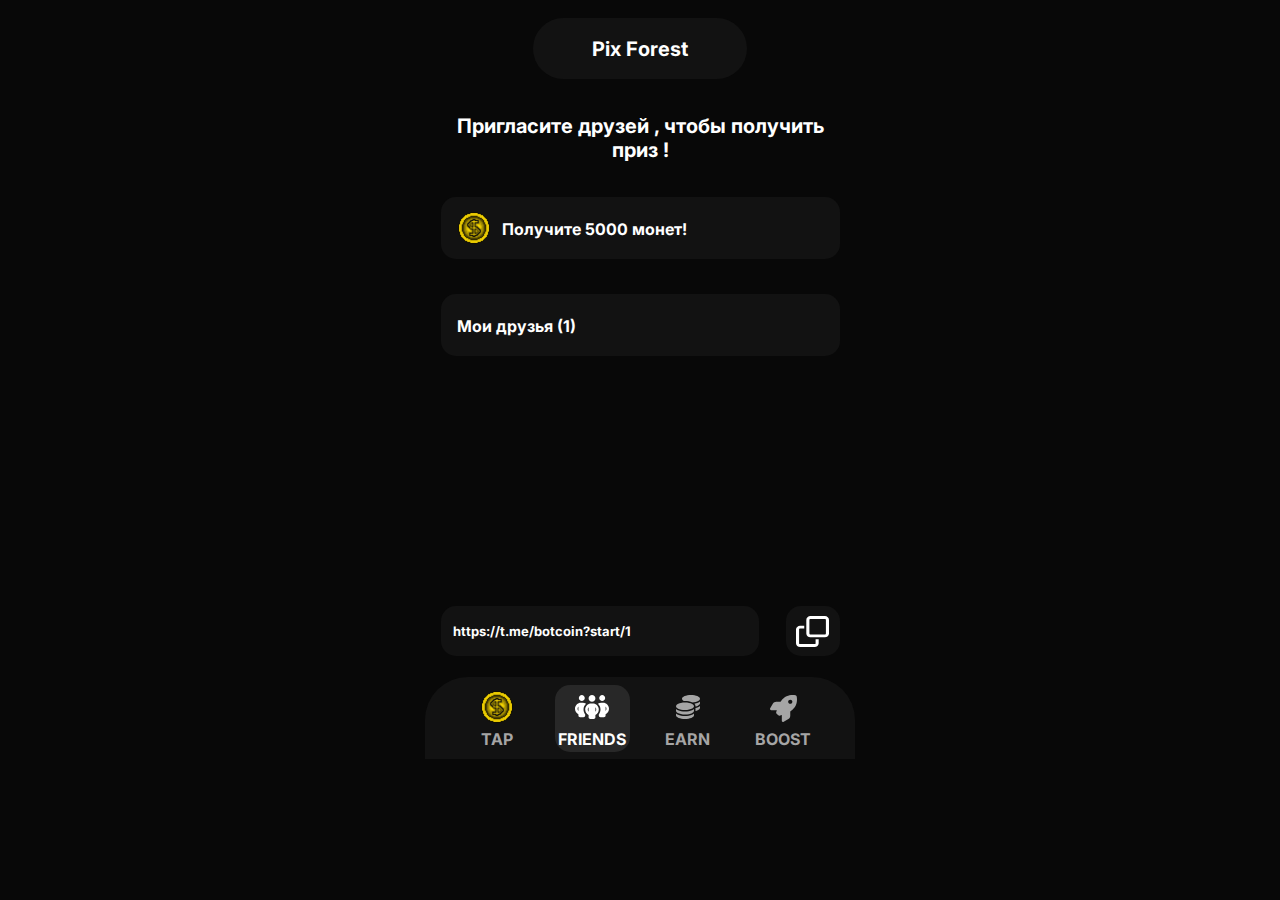
<file: friend.html>
<!DOCTYPE html>
<html lang="en">
<head>
    <meta charset="UTF-8">
    <link rel="stylesheet" href="css/style.css">
    <link rel="stylesheet" href="https://cdnjs.cloudflare.com/ajax/libs/animate.css/4.1.1/animate.min.css"/>
    <meta name="viewport" content="width=device-width, initial-scale=1.0">
    <title>Document</title>
</head>
<body>
    
    <div class="combat_container">
        <div class="combat_friend_img">
            <div class="combat_avatar_box">
                <button id="text">
                    Pix Forest
                </button>
            </div>

            <p class="combat_friend_title wow animate__animated animate__bounceIn">
                Пригласите друзей , чтобы получить приз !
            </p>

            <div class="coin_container">
                <div class="coin_box animate__animated animate__headShake">
                    <img src="img/tap.svg" width="34" height="34" alt="">
                    <p>Получите 5000 монет!</p>
                </div>
            </div>
        
            <div class="coin_container">
                <div class="coin_box animate__animated animate__headShake">
                    <p style="margin-left: 16px;">Мои друзья (1)</p>
                </div>
            </div>

            <div class="ref_container">
                <div class="ref_left_box">
                    <p>https://t.me/botcoin?start/1</p>
                </div>
                <div class="ref_right_box" onclick="copyText()">
                    <svg width="33" height="31" viewBox="0 0 33 31" fill="none" xmlns="http://www.w3.org/2000/svg">
                        <path d="M4.125 28.0938H18.5625C19.1297 28.0938 19.5938 27.6578 19.5938 27.125V23.25H22.6875V27.125C22.6875 29.2623 20.8377 31 18.5625 31H4.125C1.8498 31 0 29.2623 0 27.125V13.5625C0 11.4252 1.8498 9.6875 4.125 9.6875H8.25V12.5938H4.125C3.55781 12.5938 3.09375 13.0297 3.09375 13.5625V27.125C3.09375 27.6578 3.55781 28.0938 4.125 28.0938ZM14.4375 18.4062H28.875C29.4422 18.4062 29.9062 17.9703 29.9062 17.4375V3.875C29.9062 3.34219 29.4422 2.90625 28.875 2.90625H14.4375C13.8703 2.90625 13.4062 3.34219 13.4062 3.875V17.4375C13.4062 17.9703 13.8703 18.4062 14.4375 18.4062ZM10.3125 17.4375V3.875C10.3125 1.7377 12.1623 0 14.4375 0H28.875C31.1502 0 33 1.7377 33 3.875V17.4375C33 19.5748 31.1502 21.3125 28.875 21.3125H14.4375C12.1623 21.3125 10.3125 19.5748 10.3125 17.4375Z" fill="white"/>
                    </svg>                        
                </div>
            </div>
            <div id="copy-notification" style="display: none; font-family: inter; position: fixed; bottom: 10px; right: 10px; background-color: #121212; color: white; padding: 10px; border-radius: 5px;">
                Скопировано
            </div>
            
            <script>
                function copyText() {
                    const text = document.querySelector('.ref_left_box p').innerText;
                    const textArea = document.createElement('textarea');
                    textArea.value = text;
                    document.body.appendChild(textArea);
                    textArea.select();
                    document.execCommand('copy');
                    document.body.removeChild(textArea);
                    
                    const notification = document.getElementById('copy-notification');
                    notification.style.display = 'block';
                    setTimeout(() => {
                        notification.style.display = 'none';
                    }, 2000);
                }
            </script>
            

            <div style="margin-top: 21px;" class="combat_menu_container">
                <div class="combat_menu_box">
                    <div class="combat_menu">
                        <a href="index.html">
                            <img style="margin-top: 5px;" src="img/tap.svg" width="34" height="34" alt="">
                            <p style="margin-top: 1px;">TAP</p>
                        </a>
                    </div>
                    <div class="combat_menu_col">
                        <svg style="margin-top: 10px;" width="34" height="24" viewBox="0 0 34 24" fill="none" xmlns="http://www.w3.org/2000/svg">
                            <path fill="#fff" d="M3.825 3C3.825 2.20435 4.13844 1.44129 4.69636 0.87868C5.25428 0.31607 6.01098 0 6.8 0C7.58902 0 8.34572 0.31607 8.90364 0.87868C9.46156 1.44129 9.775 2.20435 9.775 3C9.775 3.79565 9.46156 4.55871 8.90364 5.12132C8.34572 5.68393 7.58902 6 6.8 6C6.01098 6 5.25428 5.68393 4.69636 5.12132C4.13844 4.55871 3.825 3.79565 3.825 3ZM3.4 11.4482C2.86875 12.0482 2.55 12.8464 2.55 13.7143C2.55 14.5821 2.86875 15.3804 3.4 15.9804V11.4482ZM11.0712 8.80714C9.49344 10.2161 8.5 12.2786 8.5 14.5714C8.5 16.4089 9.1375 18.0964 10.2 19.4196V20.5714C10.2 21.5196 9.44031 22.2857 8.5 22.2857H5.1C4.15969 22.2857 3.4 21.5196 3.4 20.5714V19.1357C1.39188 18.1714 0 16.1089 0 13.7143C0 10.3982 2.66156 7.71429 5.95 7.71429H7.65C8.925 7.71429 10.1044 8.11607 11.0712 8.80179V8.80714ZM23.8 20.5714V19.4196C24.8625 18.0964 25.5 16.4089 25.5 14.5714C25.5 12.2786 24.5066 10.2161 22.9288 8.80179C23.8956 8.11607 25.075 7.71429 26.35 7.71429H28.05C31.3384 7.71429 34 10.3982 34 13.7143C34 16.1089 32.6081 18.1714 30.6 19.1357V20.5714C30.6 21.5196 29.8403 22.2857 28.9 22.2857H25.5C24.5597 22.2857 23.8 21.5196 23.8 20.5714ZM24.225 3C24.225 2.20435 24.5384 1.44129 25.0964 0.87868C25.6543 0.31607 26.411 0 27.2 0C27.989 0 28.7457 0.31607 29.3036 0.87868C29.8616 1.44129 30.175 2.20435 30.175 3C30.175 3.79565 29.8616 4.55871 29.3036 5.12132C28.7457 5.68393 27.989 6 27.2 6C26.411 6 25.6543 5.68393 25.0964 5.12132C24.5384 4.55871 24.225 3.79565 24.225 3ZM30.6 11.4482V15.9857C31.1313 15.3804 31.45 14.5875 31.45 13.7196C31.45 12.8518 31.1313 12.0536 30.6 11.4536V11.4482ZM17 0C17.9017 0 18.7665 0.361224 19.4042 1.00421C20.0418 1.64719 20.4 2.51926 20.4 3.42857C20.4 4.33789 20.0418 5.20996 19.4042 5.85294C18.7665 6.49592 17.9017 6.85714 17 6.85714C16.0983 6.85714 15.2335 6.49592 14.5958 5.85294C13.9582 5.20996 13.6 4.33789 13.6 3.42857C13.6 2.51926 13.9582 1.64719 14.5958 1.00421C15.2335 0.361224 16.0983 0 17 0ZM12.75 14.5714C12.75 15.4393 13.0688 16.2321 13.6 16.8375V12.3054C13.0688 12.9107 12.75 13.7036 12.75 14.5714ZM20.4 12.3054V16.8429C20.9313 16.2375 21.25 15.4446 21.25 14.5768C21.25 13.7089 20.9313 12.9107 20.4 12.3107V12.3054ZM23.8 14.5714C23.8 16.9661 22.4081 19.0286 20.4 19.9929V22.2857C20.4 23.2339 19.6403 24 18.7 24H15.3C14.3597 24 13.6 23.2339 13.6 22.2857V19.9929C11.5919 19.0286 10.2 16.9661 10.2 14.5714C10.2 11.2554 12.8616 8.57143 16.15 8.57143H17.85C21.1384 8.57143 23.8 11.2554 23.8 14.5714Z" fill="#A5A5A5"/>
                        </svg>                            
                        <p  style="margin-top: 6px; color: #fff;">FRIENDS</p>
                    </div>
                    <div class="combat_menu">
                        <a href="earn.html">
                            <svg width="24" height="24" viewBox="0 0 24 24" fill="none" xmlns="http://www.w3.org/2000/svg">
                                <path d="M24 3.75C24 4.59375 23.3297 5.37188 22.2 6C20.8359 6.75469 18.8016 7.28906 16.4672 7.44844C16.2937 7.36406 16.1203 7.28437 15.9375 7.21406C14.0906 6.44062 11.6344 6 9 6C8.61094 6 8.23125 6.00938 7.85156 6.02813L7.8 6C6.67031 5.37188 6 4.59375 6 3.75C6 1.67812 10.0312 0 15 0C19.9688 0 24 1.67812 24 3.75ZM7.53281 7.55156C8.01094 7.51875 8.50312 7.5 9 7.5C11.9156 7.5 14.5031 8.07656 16.1484 8.97187C17.3109 9.60469 18 10.3922 18 11.25C18 11.4375 17.9672 11.6203 17.9016 11.7984C17.6859 12.4172 17.1047 12.9844 16.2609 13.4625C16.2562 13.4672 16.2469 13.4672 16.2422 13.4719C16.2281 13.4812 16.2141 13.4859 16.2 13.4953C14.5594 14.4047 11.9437 14.9953 9 14.9953C6.20625 14.9953 3.70781 14.4656 2.05312 13.6312C1.96406 13.5891 1.87969 13.5422 1.79531 13.4953C0.670312 12.8719 0 12.0938 0 11.25C0 9.61875 2.50313 8.22656 6 7.71563C6.49219 7.64531 7.00312 7.58906 7.53281 7.55156ZM19.5 11.25C19.5 10.2234 19.0031 9.37969 18.3703 8.74688C19.6969 8.54063 20.9109 8.2125 21.9422 7.78594C22.7063 7.46719 23.4188 7.07344 24 6.59063V8.25C24 9.15469 23.2266 9.98906 21.9469 10.6359C21.2625 10.9828 20.4281 11.2781 19.4906 11.5031C19.4953 11.4187 19.5 11.3391 19.5 11.2547V11.25ZM18 15.75C18 16.5938 17.3297 17.3719 16.2 18C16.1156 18.0469 16.0313 18.0891 15.9422 18.1359C14.2922 18.9703 11.7937 19.5 9 19.5C6.05625 19.5 3.44063 18.9094 1.8 18C0.670313 17.3719 0 16.5938 0 15.75V14.0906C0.585938 14.5734 1.29375 14.9672 2.05781 15.2859C3.90938 16.0594 6.36562 16.5 9 16.5C11.6344 16.5 14.0906 16.0594 15.9422 15.2859C16.3078 15.1359 16.6594 14.9625 16.9922 14.775C17.2781 14.6156 17.5453 14.4375 17.7984 14.25C17.8688 14.1984 17.9344 14.1422 18 14.0906V14.25V14.5172V15.75ZM19.5 15.75V14.25V13.0359C20.3906 12.8391 21.2109 12.5906 21.9422 12.2859C22.7063 11.9672 23.4188 11.5734 24 11.0906V12.75C24 13.2422 23.7656 13.7344 23.3016 14.1984C22.5375 14.9625 21.1922 15.5906 19.4906 15.9984C19.4953 15.9187 19.5 15.8344 19.5 15.75ZM9 21C11.6344 21 14.0906 20.5594 15.9422 19.7859C16.7063 19.4672 17.4188 19.0734 18 18.5906V20.25C18 22.3219 13.9688 24 9 24C4.03125 24 0 22.3219 0 20.25V18.5906C0.585938 19.0734 1.29375 19.4672 2.05781 19.7859C3.90938 20.5594 6.36562 21 9 21Z" fill="#A5A5A5"/>
                            </svg>                            
                            <p style="margin-top: 6px;">EARN</p>
                        </a>
                    </div>
                    <div class="combat_menu">
                        <a href="boost.html">
                            <svg width="27" height="27" viewBox="0 0 27 27" fill="none" xmlns="http://www.w3.org/2000/svg">
                                <path d="M8.26112 20.2946L6.63171 18.6653C6.18349 18.217 6.0253 17.5685 6.22568 16.9673C6.38387 16.498 6.5948 15.8864 6.84791 15.1851H1.26891C0.815414 15.1851 0.393561 14.9425 0.166815 14.547C-0.0599311 14.1515 -0.0546579 13.6664 0.177361 13.2762L2.94577 8.60958C3.63128 7.45478 4.87048 6.7482 6.20986 6.7482H10.5497C10.6762 6.53728 10.8028 6.34217 10.9293 6.15234C15.2481 -0.217483 21.6813 -0.428404 25.5202 0.278183C26.1319 0.388917 26.6065 0.868763 26.7225 1.48043C27.4291 5.32448 27.2129 11.7523 20.8482 16.0709C20.6636 16.1975 20.4632 16.324 20.2523 16.4506V20.7903C20.2523 22.1296 19.5457 23.3741 18.3909 24.0543L13.7241 26.8226C13.3339 27.0547 12.8488 27.0599 12.4533 26.8332C12.0578 26.6064 11.8152 26.1899 11.8152 25.7311V20.0784C11.0717 20.3368 10.4231 20.5477 9.93271 20.7059C9.34212 20.8958 8.69879 20.7323 8.25585 20.2946H8.26112ZM20.2523 8.85741C20.8117 8.85741 21.3482 8.63519 21.7438 8.23964C22.1393 7.84408 22.3616 7.3076 22.3616 6.7482C22.3616 6.1888 22.1393 5.65231 21.7438 5.25676C21.3482 4.8612 20.8117 4.63898 20.2523 4.63898C19.6929 4.63898 19.1564 4.8612 18.7608 5.25676C18.3653 5.65231 18.143 6.1888 18.143 6.7482C18.143 7.3076 18.3653 7.84408 18.7608 8.23964C19.1564 8.63519 19.6929 8.85741 20.2523 8.85741Z" fill="#A5A5A5"/>
                            </svg>                            
                            <p style="margin-top: 3px;">BOOST</p>
                        </a>
                    </div>
                </div>
            </div>

        </div>
    </div>


    <script src="js/wow.min.js"></script>
    <script>
        new WOW().init();
    </script>
    <script src="js/script.js"></script>
</body>
</html>
</file>
<file: css/style.css>
@import url('https://fonts.googleapis.com/css2?family=Inter:wght@100..900&display=swap');
html {
    touch-action: manipulation;
  }
body {
    margin: 0px;
    padding: 0px;
    background-color: #080808;
}

.combat_container {
    max-width: 430px;
    margin: auto;

}
a {
    text-decoration: none;
}
.combat_img {
    width: 100%;
    background-size: cover;
    box-sizing: border-box;
    padding-top: 18px;
    background-position: center;
    background-image: url(../img/back.jpg);
}

.combat_avatar_box {
    text-align: center;
}
.combat_avatar_box button{
    background-color: #121212;
    width: 214px;
    border: 0px;
    box-sizing: border-box;
    height: 61px;
    text-align: center;
    color: #fff;
    font-family: inter;
    text-align: center;
    font-size: 20px;
    font-weight: bold;
    border-radius: 65px;
}



.combat_tap_container {
    margin-top: 134px;
    text-align: center;
}

.combat_tap_button {
    width: auto;
    box-sizing: border-box;
    color: #fff;
    font-size: 36px;
    font-family: inter;
    font-weight: bold;
    border: 0px;
    height: 64px;
    padding-left: 27px;
    padding-right: 27px;
    border-radius: 66px;
    background-color: #121212a4;
}


.combat_tap img {
    margin-top: 17px;
    cursor: pointer;
    position: relative;
    transition: transform 0.2s;
}

.combat_tap img.enlarged {
    transform: scale(1.1);
}

.combat_energy {
    display: flex;
    justify-content: center;
}

.combat_energy p {
    color: #fff;
    font-size: 24px;
    font-family: inter;
    font-weight: bolder;
    margin-left: 15px;
}


.combat_menu_container {
    margin-top: 100px;
}

.combat_menu_box {
    width: 100%;
    box-sizing: border-box;
    padding-left: 34px;
    padding-right: 34px;
    height: 82px;
    background-color: #121212;
    display: flex;
    justify-content: space-between;
    border-radius: 43px 43px 0px 0px;
}

.combat_menu {
    width: 75px;
    height: 67px;
    text-align: center;
    margin-top: 8px;
    cursor: pointer;
    border-radius: 15px;
    transition: background-color 0.3s ease;
}

.combat_menu_col {
    background-color: #282828;
    width: 75px;
    height: 67px;
    text-align: center;
    margin-top: 8px;
    border-radius: 15px;
    cursor: pointer;
    transition: background-color 0.3s ease;
}

.combat_menu:hover {
    background-color: #282828;
}

.combat_menu_col img {
    margin-top: 5px;
}

.combat_menu_col p {
    color: #A5A5A5;
    font-family: inter;
    font-weight: bolder;
    font-size: 16px;
    margin-top: 1px;
}


.combat_menu svg {
    margin-top: 10px;
}

.combat_menu p {
    color: #A5A5A5;
    font-family: inter;
    font-weight: bolder;
    font-size: 16px;
    
}

.combat_friend_img {
    width: 100%;
    background-size: cover;
    box-sizing: border-box;
    padding-top: 18px;
    background-position: center;
    background-color: #080808;
}

.combat_friend_title {
    font-size: 20px;
    color: #fff;
    font-family: inter;
    font-weight: bold;
    text-align: center;
    margin-top: 35px;
    padding-left: 27px;
    padding-right: 27px;
}

.coin_container {
    max-width: 399px;
    margin: auto;
    padding: 0 15px;
    margin-top: 35px;
}


.coin_box {
    border-radius: 15px;
    display: flex;
    width: 100%;
    height: 62px;
    background-color: #121212;
}

.coin_box img {
    margin-left: 16px;
    margin-top: 14px;
}

.coin_box p {
    color: #fff;
    font-family: inter;
    font-size: 16px;
    font-weight: bold;
    margin-top: 22px;
    margin-left: 11px;
}


.ref_container {
    max-width: 399px;
    margin: auto;
    margin-top: 250px;
    display: flex;
    justify-content: space-between;
}

.ref_left_box {
    border-radius: 15px;
    width: 318px;
    height: 50px;
    background-color: #121212;

}

.ref_left_box p {
    color: #fff;
    font-size: 13px;
    font-family: inter;
    margin-left: 12px;
    font-weight: bold;
    margin-top: 17px;
}

.ref_right_box{
    border-radius: 15px;
    width: 54px;
    height: 50px;
    background-color: #121212;
}

.ref_right_box svg {
    margin-top: 10px;
    margin-left: 10px;
    cursor: pointer;
}

.combat_earn_title {
    font-size: 24px;
    font-family: inter;
    color: #fff;
    margin-left: 15px;
    margin-top: 39px;
    font-weight: bold;
}

.earn_container {
    max-width: 399px;
    margin: auto;
    padding: 0 15px;
}

.earn_box {
    width: 100%;
    height: 80px;
    background-color: #121212;
    border-radius: 15px;
    margin-top: 18px;
    display: flex;
}

.earn_box svg {
    margin-left: 26px;
    margin-top: 11px;
}

.earn_box p {
    font-size: 16px;
    color: #fff;
    font-family: inter;
    margin-top: 31px;
    margin-left: 14px;
    font-weight: bold;
}

.earn_img {
    background-image: url(../img/tree.png);
    width: 100%;
    height: 100%;
    background-position: center;
    background-size: cover;
   
}

.earn_box h1 {
    font-family: inter;
    font-size: 32px;
    color: #fff;
    text-align: center;
    margin: auto;
    position: relative;
    z-index: 9999;
    margin-bottom: 20px;
    margin-top: 20px;
}


.combat_boost_container{
    max-width: 399px;
    margin: auto;
    padding: 0 15;
}

.combat_boost_box {
    display: flex;
    justify-content: space-between;
    box-sizing: border-box;
    padding-left: 14px;
    margin-top: 18px;
    background-color: #121212;
    border-radius: 15px;
    padding-right: 14px;
}

.combat_boost_flex {
    display: flex;
}

.combat_boost_flex svg {
    margin-top: 14px;
    margin-bottom: 14px;
}

.combat_boost_p{
    font-size: 16px;
    color: #fff;
    font-family: inter;
    font-weight: bold;
    margin-left: 17px;
}

.combat_boost_t{
    color: #FFFFFF;
    font-family: inter;
    margin-left: 16px;
    display: flex;
    margin-top: 10px;
    font-size: 16px;
    font-weight: bold;
}

.combat_boost_t span {
    color: #5B5B5B;
    margin-left: 5px;
}

.combat_boost_button {
    width: 89px;
    height: 40px;
    background-color: #080808;
    border-radius: 5px;
    color: #fff;
    margin-top: 25px;
    cursor: pointer;
    border: 0px;
    font-family: inter;
    font-weight: bold;
    transition: background-color 0.3s ease , color 0.3s ease;
}

.combat_boost_button:focus {
    color: #000;
    background-color: #ffffff;
}
</file>
